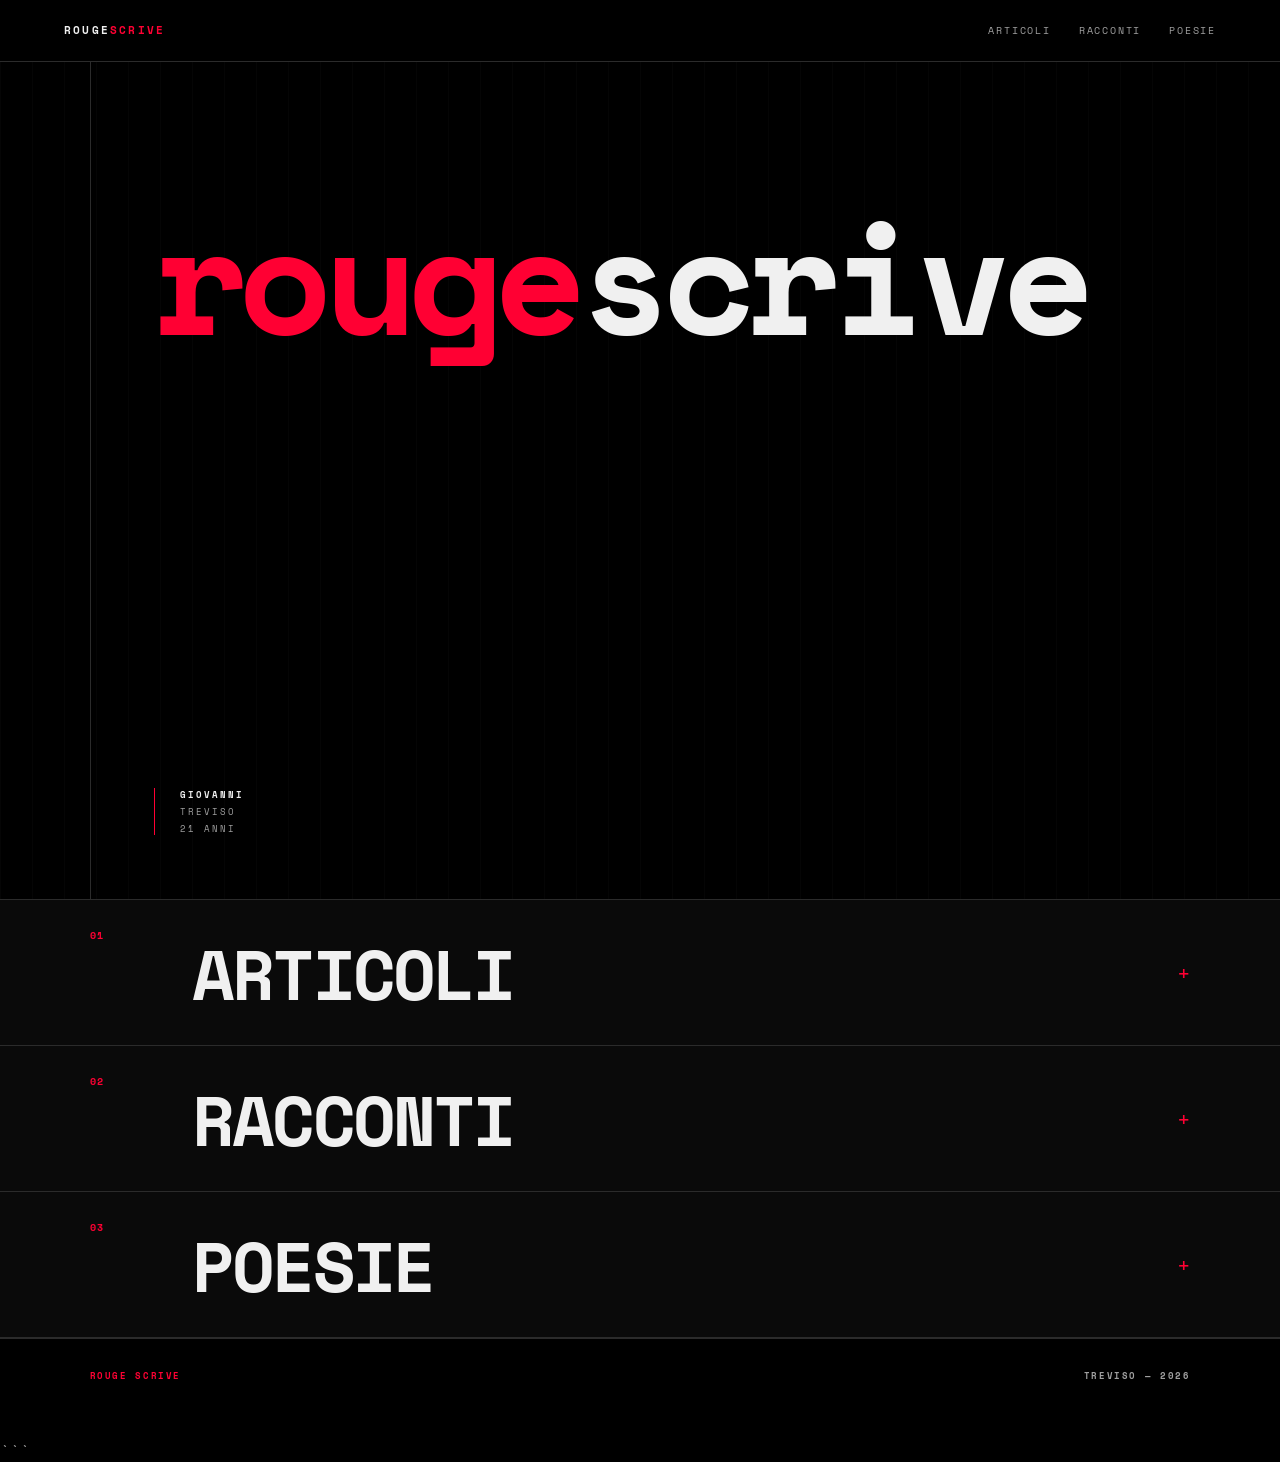
<file: index.html>
<!DOCTYPE html>
<html lang="it">
<head>
    <meta charset="UTF-8">
    <meta name="viewport" content="width=device-width, initial-scale=1.0">
    <title>rouge scrive</title>
    <link rel="stylesheet" href="style.css">
</head>

<body>

<header>
    <a class="site-name" href="#">
        rouge <span>scrive</span>
    </a>

    <nav>
        <a href="#articoli">ARTICOLI</a>
        <a href="#racconti">RACCONTI</a>
        <a href="#poesie">POESIE</a>
    </nav>
</header>


<main>

    <!-- INTRO -->

    <section class="intro">

        <div class="wordmark">
            <span>rouge</span> scrive
        </div>

        <div class="bio">
            <div>Giovanni</div>
            <div>Treviso</div>
            <div>21 anni</div>
        </div>

    </section>


    <!-- ARTICOLI -->

    <section class="category" id="articoli">

        <button
            class="category-title"
            onclick="toggleSection('articles-list')"
        >
            <span>01</span>
            <strong>ARTICOLI</strong>
            <i>+</i>
        </button>

        <div class="works" id="articles-list">

            <button
                class="work-title"
                onclick="openWork('article-1')"
            >
                <span>01</span>
                <strong>La gen-z non si annoia: diagnosi di una crisi generazionale</strong>
                <i>↗</i>
            </button>

        </div>

    </section>


    <!-- RACCONTI -->

    <section class="category" id="racconti">

        <button
            class="category-title"
            onclick="toggleSection('stories-list')"
        >
            <span>02</span>
            <strong>RACCONTI</strong>
            <i>+</i>
        </button>

        <div class="works" id="stories-list">

            <button
                class="work-title"
                onclick="openWork('story-1')"
            >
                <span>01</span>
                <strong>American Joe</strong>
                <i>↗</i>
            </button>

            <button
                class="work-title"
                onclick="openWork('story-2')"
            >
                <span>02</span>
                <strong>Le figurine</strong>
                <i>↗</i>
            </button>

        </div>

    </section>


    <!-- POESIE -->

    <section class="category" id="poesie">

        <button
            class="category-title"
            onclick="toggleSection('poems-list')"
        >
            <span>03</span>
            <strong>POESIE</strong>
            <i>+</i>
        </button>

        <div class="works" id="poems-list">

            <button
                class="work-title"
                onclick="openWork('poem-1')"
            >
                <span>01</span>
                <strong>Siamo due pescatori…</strong>
                <i>↗</i>
            </button>

            <button
                class="work-title"
                onclick="openWork('poem-2')"
            >
                <span>02</span>
                <strong>Un lampo selvaggio…</strong>
                <i>↗</i>
            </button>

            <button
                class="work-title"
                onclick="openWork('poem-3')"
            >
                <span>03</span>
                <strong>Alba veneziana</strong>
                <i>↗</i>
            </button>

            <button
                class="work-title"
                onclick="openWork('poem-4')"
            >
                <span>04</span>
                <strong>Quello che ti darei…</strong>
                <i>↗</i>
            </button>

        </div>

    </section>


    <!-- ==================================================
         READER
         TUTTI I TESTI SONO QUI.
         QUESTA SEZIONE È NASCOSTA FINCHÉ NON SI CLICCA
         SU UN TITOLO.
         ================================================== -->

    <section class="reader" id="reader">

        <button
            class="close-reader"
            onclick="closeWork()"
        >
            CHIUDI ×
        </button>


        <!-- ARTICOLO -->

        <article id="article-1" class="work-content">

            <div class="content-label">
                ARTICOLO / 01
            </div>

            <h1>
                La gen-z non si annoia: diagnosi di una crisi generazionale
            </h1>

            <div class="body-text">

È inutile girarci intorno, in questo mondo è impossibile vivere senza impegni. Anche quando siamo del tutto liberi, per la forma mentis che abbiamo, tendiamo a desiderare di essere impegnati. Così trionfa chiunque ci voglia tenere occupati; la noia è praticamente azzerata, ma proprio da essa nascono pensiero e fantasia. Noi gen-z, invece, ne siamo terribilmente spaventati, perché non siamo mai stati abituati a gestirla: non è semplice trovarsi con la mente alla deriva e ammaliata dalla voce della coscienza, in quanto ciò costituisce un problema al quale bisogna trovare una soluzione complessa. A questo scopo è necessaria un’iniziativa del tutto personale, mentre la quotidianità ci mette davanti impegni posti da un soggetto terzo ed estraneo e interiorizzati come <em>necessari</em> allo svolgimento della vita. Parlo di lavoro, di università, di sport, chi più ne ha più ne metta; impegni che si riflettono in una vita sociale frenetica, superficiale e condotta al solo scopo di “aver qualcosa da fare”, in pieno accordo con un sistema che <em>impone</em> l’impegno costante. Finalmente usciti dall’oblio di un’adolescenza segnata da un uso sregolato di internet e da un mondo mutevole, stiamo ora iniziando a prendere coscienza di questo difetto strutturale; limarlo, tuttavia, causa molti problemi ad alcuni soggetti più deboli.

In un’età che precede la maturazione e l’ingresso nel mondo degli adulti, molti di noi (soprattutto quelli nati dal 2002 al 2007) sono stati vittime di un’esposizione precoce ai <em>social network</em>. Queste connessioni digitali oggi così tanto discusse e regolate erano ai primi picchi di popolarità, ma ancora abbastanza distanti dalle preoccupazioni della politica e della scienza. Per questo motivo i primi casi di depressione adolescenziale legati all’uso intensivo di social network sono stati provati sulla nostra pelle, così come il calo della soglia dell’attenzione in età scolastica, il dramma dell’incomprensione del testo e la dipendenza da telefono nella <em>teen age</em> sono stati studiati per la prima volta su “cavie” gen-z. Oggi gli adolescenti che si approcciano al mondo di internet sono protetti da regolazioni istituzionali e ricerche scientifiche ma soprattutto i genitori sono consapevoli dei rischi e <em>dovrebbero</em> promuovere un uso controllato del telefono. Noi invece siamo come la sfortunata generazione del boom delle sigarette: quando se ne scoprì la vera natura stavano già tutti lottando contro il cancro.

A queste istanze di natura psicologica se ne sono sommate altre provenienti da un mondo esterno sempre più ostile: il COVID, la guerra Russia-Ucraina (per noi italiani a 600km scarsi dal confine, tra l’altro) e un <em>Middle East</em> instabile che sta mettendo in ginocchio l’economia globale. Come se non bastasse, due certezze che hanno retto il periodo storico antecedente al nostro si stanno indebolendo: il ceto medio e le medie potenze. Sono gli stessi leader di oggi ad affermarlo: al 56° Forum dell’Economia Globale di Davos, il PM canadese Carney è stato accolto da una standing ovation dopo un’orazione imperniata sull’importanza della salvaguardia delle medie potenze, senza le quali crollerebbe una struttura solida e collaudata—a nostro svantaggio. Inoltre la classe media, pilastro della società contemporanea, si sta svuotando. C’è chi sale, circa un terzo del totale, c’è chi scende, tutti gli altri. Il ceto che dal dopoguerra in poi offriva le possibilità per costruirsi un futuro tranquillo e un determinato <em>status</em> sociale sta crollando. Contro una tale insicurezza geopolitica ed economico-sociale, che difese ha la generazione più sovra-esposta della storia recente?

Ad ogni modo, l’esposizione precoce ai social e una situazione geopolitico-economica ostile giocano un ruolo nel nostro maturo riconoscimento della frenesia imposta da un ordine generale ormai obsoleto. Ai danni causati da una vita lavorativa, scolastica, sportiva e sociale superficiale alcuni gen-z trovano rimedi drastici: ecco la generazione chiusa in sé stessa, gli <em>hikikomori</em>, le vittime di depressione in età giovanile. Stiamo reagendo a un morbo per il quale non abbiamo anticorpi; costruirsi quelli sbagliati può essere fatale.

Questo mondo può anche fare a meno di noi, generazione debole e vulnerabile, e per uscirne dobbiamo imparare a convivere con la noia, la quale ci potrebbe regalare due armi importanti: un pensiero critico potenzialmente fuori dal normale (grazie ad alte percentuali di scolarizzazione rispetto alle generazioni precedenti) e una fantasia tutta da scoprire. Fino ad oggi queste risorse sono state negate da una struttura finalizzata esclusivamente a una produttività costante e che non lascia spazio alle pause. Tale sistema ci riempie di impegni a tal punto da abituarci ad essi e vedere la noia come un nemico: iniziamo dunque a sviluppare gli anticorpi giusti, iniziamo a far parlare questa generazione muta, iniziamo ad annoiarci.

Per la cronaca, trovare la concentrazione giusta per scrivere un testo del genere è stata un’impresa titanica. No, così, per dire. Sono anch’io vittima di ciò che descrivo.

            </div>

        </article>


        <!-- AMERICAN JOE -->

        <article id="story-1" class="work-content">

            <div class="content-label">
                RACCONTO / 01
            </div>

            <h1>American Joe</h1>

            <div class="body-text">

In mezzo a quegli studenti intonsi, pieni di vita e di speranze, sembrava un decrepito cane invalido imbattutosi in una cucciolata. Essendo figlio dei suoi tempi non poteva mai fare a meno di attaccare briga con lo sventurato che si sedeva vicino a lui; tra una sferragliata e una sbuffata del tram si sentiva il suo accento inconfondibilmente americano blaterare le solite panzane.

Non capitava spesso che qualcuno gli rispondesse, anzi, la maggior parte dei pendolari ormai conosceva l’elemento e stava direttamente in piedi. Così si perdevano nell’aria i soliti “in quei villaggi le ragazze venivano da te, dico sul serio, ti saltavano addosso” e “se ti ascolti quella porcheria è perché non conosci l’impatto dei Doors”. Cosa ci facesse a Lisbona un veterano del Vietnam, nato e cresciuto in un ranch californiano, non lo sapeva nemmeno il destino in persona.

I turisti sembravano non crederci, tanto che molte volte distoglievano l’attenzione da qualunque cosa stessero facendo per assicurarsi che un senzatetto lisbonese avesse un accento così yankee. Evidentemente quel martedì il ragazzo che si sedette vicino a lui era di ottimo umore e gli diede la soddisfazione di un “non mi dire” e di un “davvero”. Non l’avesse mai fatto.

Il vecchio iniziò a sciorinare un vortice di sciocchezze, importunando la vittima a tal punto che la costrinse a scendere due fermate prima. Il vecchio non aveva un nome, a detta sua se l’era scordato. Alcuni studenti, dunque, lo avevano ribattezzato “American Joe”. La cosa curiosa a proposito del vecchio è che nessuno l’avesse mai visto per le strade di Lisbona, neanche nei quartieri più malfamati, neanche dove solitamente si rifugiano i senzatetto.

Pareva che vivesse solo all’interno del tram: nessuno l’aveva mai visto salire, nessuno l’aveva mai visto scendere. Credere ai fantasmi è per i bambini e per i sognatori, ma va anche detto che ogni giorno occupava il medesimo posto, il che era quantomeno insolito. Raccontare le proprie vecchie storie a chi non interessa è una caratteristica precipua degli anziani, un dovere cui non possono proprio sottrarsi, ma è anche un modo per sentirsi meno soli, e American Joe era inequivocabilmente solo.

Per questo, provando dopo tanto tempo quell’irrefrenabile euforia del giorno di un rincontro speciale, il vecchio scese dal tram con un balzo che non gli apparteneva e si mise a inseguire il ragazzo. Nel momento in cui mise piede fuori dal mezzo, divenne invisibile agli occhi di chi stava dentro: alcuni iniziarono a stropicciarseli, altri a pizzicarsi il volto. Pur claudicante, sembrava aleggiare tra i semafori; si muoveva come un ragazzo nelle foreste vietnamite.

Rispolverando gli istinti da cowboy, avvolse la vittima nel lazo ad un incrocio.
— Che fai, scappi da un vecchio?
Il ragazzo si girò lentamente, come di fronte al proprio boia, e le parole gli si strozzarono in gola.
— Oh, ragazzo. Dovresti sapere che un fantasma non ti può fare del male.
— L… lo so, ma è legittimo preoccuparsi se un senzatetto ti ha inseguito e, nonostante gli anni sulle gambe, ti ha preso. Dovresti quantomeno cambiare approccio.
American Joe si grattò la testa e pensò ad una risposta.

Non aveva riflettuto sul come attaccare una conversazione, l’istinto gli aveva tolto il tempo. Infatti non aveva preso in considerazione il fatto che il ragazzo potesse essere genuinamente spaventato.
— Senti, giovanotto, se vuoi un caffè offerto fai strada verso un bar. Altrimenti, vai dove diavolo devi andare.
Il ragazzo guardò l’orologio e cacciò uno sbadiglio volutamente pronunciato.

Puntò il mento verso un locale sgualcito dall’altra parte della strada e s’incamminò, urtando la spalla del vecchio mentre lo superava. American Joe si mise sulle sue tracce. Era riuscito a riportare la vacca alla stalla. Dalle sedioline del patio si vedevano le onde arrivare docili a riva. Nessuno dei due aveva il coraggio di rompere il silenzio, ma era evidente che tra i due era il vecchio a dover esordire. Questo lo sapevano entrambi.

— Era la prima volta che prendevi il 15E?
— No, perché?
— Di solito chi lo prende mi conosce e mi evita.
— Ma io la conosco e la evito sempre, American Joe. Non so perché oggi io mi sia seduto vicino a lei.
— Sarai stato di buonumore.
— Tutt’altro, signore. Si vede che lei è un militare, nel profondo. Non ha l’elasticità di vedere un sentimento più complesso del buono e del cattivo umore.

— Ti sembro per caso un vocabolario?
— Quello che intendo dire è che non tutto si riduce a uno stato d’animo elementare. A dir la verità, non tutto ha un motivo ben preciso. O meglio, magari il motivo preciso ci sarà pure, ma non sempre siamo in grado di coglierlo subito. Talvolta richiede riflessione. Lei nella vita ha solo eseguito ordini. Non per offenderla, ma questo suo modo di pensare va bene per il suo mondo. Non può pretendere che vada bene anche nel mio.
— Non l’ho mai preteso.

— L’ha fatto intendere. Lei era convinto che tutto ciò è successo perché io sono di buonumore. Sbaglio?
Arrivarono i caffè e i due sorseggiarono in silenzio la loro bevanda. Una volta finita, i loro sguardi si incrociarono come fossero duellanti fuori da un saloon. Solo dopo qualche minuto il vecchio riprese a parlare.
— Di solito scendo al capolinea dell’ultima corsa. Nessuno scende mai con me, sono sempre l’ultimo. Nessuno mi vede mai scendere.

Attendo che l’autista sistemi tutte le sue cose e scendo dopo di lui. In virtù del nostro scambio di battute serale mi lascia entrare con lui al mattino, e così nessuno mi vede mai salire.
— Mi sta facendo crollare la leggenda di American Joe.
— La leggenda di American Joe è crollata oggi, figliolo, quando ti sei seduto vicino a me. Vedi, io sono esattamente quello che la gente crede che io sia.
— Pensano tutti che lei sia un fantasma.
— Lo sono.

— Non sono un romantico… vada dritto al punto, se proprio ci tiene a raccontarmi qualcosa.
Gli occhi del vecchio iniziarono a gocciolare piano, come un rubinetto guasto. Il ragazzo non se lo aspettava e si sentì subito in colpa.
— Scusi.
— Non ti devi scusare, giovanotto. Non hai detto nulla di sbagliato. Perché non mi dici un po’ il tuo nome? Voglio sapere a chi sto parlando.
— Mi chiamo Jorge, signore.
— Bene, Jorge. Vedi, una volta io ero il tenente Cliff Harlow.

Ora sono un clochard e, come se non bastasse, la caricatura di un fantasma americano che infesta la linea 15E del tram di Lisbona. Sono una mascotte, ragazzo. Agli occhi della gente non sono nulla più di questo. Forse anche agli occhi tuoi, per lungo tempo. Sai quant’è che un pendolare non mi rivolgeva la parola? Tre anni. Tre anni, Jorge.
— Ha inseguito anche lui?
Il vecchio non potè fare a meno di fare una smorfia divertita.
— Sei simpatico, Jorge.

No, non l’ho inseguito, dal momento che mi ha insultato e basta. A detta sua ho “guardato in modo strano” la sua ragazza. Diamine, sono strabico. Non ci posso fare nulla. Cristo, non sopporto chi se la prende con i vermi per sentirsi forte.
— Nemmeno io, signor Harlow.
— Ti sei preso la briga di impararti il mio nome.
— È basilare cortesia.
— Ti stupiresti, caro. Ad ogni modo, evito di far trapelare il mio nome. Sei il primo a cui lo dico, qui a Lisbona. Mi ricorda chi ero.

Mi associa una dignità che non ho, Jorge.
— Se magari smettesse di raccontare sempre le stesse storielle oscene ed iniziasse ad umanizzarsi la gente capirebbe meglio chi è American Joe, non crede?
— No, Jorge. Ho perso questa gara in partenza. Ovunque io vada, sono il clochard americano che infesta i mezzi pubblici. Giro l’Europa da non so quanti anni, so come funziona. Tanto vale importunare chi mi ha tolto la dignità. Sono un fantasma per loro, per loro non esisterà mai Cliff Harlow.

Io vivo solo in quanto attrazione di quel tram. Inizi a capire perché ti ho inseguito? Ho finalmente visto una speranza, Jorge. Ho finalmente realizzato di poter essere il tenente Cliff Harlow per l’ultima volta. Temevo che questo momento non sarebbe mai arrivato.
Cliff si alzò lentamente, come si alza un vecchio, e si avviò verso il bancone per pagare. Jorge rimase seduto, ancora scosso dall’ultima mezz’ora.

Dopo cinque minuti pieni il vecchio non era ancora uscito, per cui il ragazzo entrò chiedendo di lui. La vecchia proprietaria non rispose, ma indicò semplicemente il ponte. Jorge si lanciò a perdifiato verso la strada, ma il traffico gli impediva di raggiungere il vecchio tenente. Una volta attraversati i mille semafori, il ragazzo ebbe solo il tempo per gridare “Cliff”.

            </div>

        </article>


        <!-- LE FIGURINE -->

        <article id="story-2" class="work-content">

            <div class="content-label">
                RACCONTO / 02
            </div>

            <h1>Le figurine</h1>

            <div class="body-text">

Mattia vendeva gli album di figurine fuori dalle scuole elementari perché il sorriso dei bambini, diceva, era il più ricco degli stipendi. Si vestiva bene e si curava decentemente ma era evidente che lo faceva per costume e non perché ci tenesse, un po’ come quando il figlio ateo della famiglia torna a messa e recita a memoria il credo. Spesso andava a vendere alla scuola elementare di Genga, paesello di 100 anime poco distante.

Quel posticino incastrato come un ingranaggio sulla collina aveva un certo nome perché vi nacque un papa di cui Mattia si scordava sempre il nome, nonostante una signora che lo aveva preso in simpatia glielo ricordasse in continuazione e nonostante campeggiasse sull’insegna di ogni singolo negozio. Così d’altronde funziona nei posticini dimenticati da Dio ma famosi per un qualche specifico motivo. La vecchia, dopo che aveva accompagnato la nipote a scuola, invitava spesso Mattia a casa sua per un caffè.

I due si facevano spesso prendere da un vivo chiacchiericcio, che puntualmente si concludeva con questa serie di battute.
— Vivi ancora a Fabriano?
— Certo signora, mica ho vinto la lotteria.
— Ma che fai ancora qui… non c’è niente per uno come te.
— E come no? Ogni giorno posso sentirvi parlare con il vostro accento e ridere senza che nessuno sappia il perché. In più, di notte si vedono le stelle.
— <em>Amore de nonna</em>, serviva venire qua? A Treviso non scendeva mai il buio?

Dopo questa domanda, lui sorrideva gentilmente e se ne andava senza dire nulla. Il copione non è mai cambiato. I suoi possedimenti si sono gradualmente ridotti da un valigione bello pieno ad uno zaino, in cui teneva il completo (sempre miracolosamente pulito) e la biancheria.

Gli sfratti non l’hanno di certo aiutato sotto questo punto di vista, ma a lui bastava ciò che aveva, non gli pesava essere nullatenente; odiava piuttosto quando per un tic si leccava i baffi e sentiva le ruvide macchiette di dentifricio con la punta della lingua. Mattia accettava con entusiasmo i fondi di magazzino che l’azienda produttrice di album gli regalava.

A lui sembrava che lo aiutassero disinteressatamente, ma non sapeva di avere tutt’altro che le ultime edizioni tra le mani, come credeva (e come gli facevano credere). Inizialmente i dipendenti si prendevano gioco della sua ingenuità, nonostante lui si fosse addirittura inginocchiato durante il colloquio di lavoro. Dopo qualche tempo alcuni di loro si affezionarono a lui e decisero di rivelargli la verità.

Mattia era la stessa persona che anni addietro aveva creduto ai suoi amici quando gli dissero che per farsi davvero perdonare da un suo conoscente (per avergli inavvertitamente ammaccato l’auto) doveva recarsi da lui a piedi alle tre di notte, a partire da Piazza dei Signori. Alle 3.01 era già in cammino, alle 4 suonò il campanello; il ragazzo resse il gioco e Mattia non seppe mai.

Forse, mentre i colleghi cercavano di spiegarsi, vide anche il sorriso di quel cristiano tirato giù dal letto nel cuore della notte, come fosse uno schermo tra lui e loro. Si presentò un lunedì dalla signora gengarina per un caffè indossando il suo abito. Era appena stato lavato e stirato: ci aveva speso gli ultimi soldi. Il resto lo lasciò alla signora “<em>per sua nipote</em>”. Mentre la vecchia preparava il caffè in cucina, Mattia rubò tutti gli oppiacei che trovò nel cassetto delle medicine.

Non si celebrò il funerale; il corpo fu cremato a spese della vecchia e disperso nella gola di Frasassi.

            </div>

        </article>


        <!-- POESIA 01 -->

        <article id="poem-1" class="work-content">

            <div class="content-label">
                POESIA / 01
            </div>

            <h1>Siamo due pescatori…</h1>

            <div class="poem">

Siamo due pescatori
Di fronte all’oceano
Non piglieremo pesci
Ma scruteremo l’orizzonte
In silenzio
Ad ascoltare le onde
Ad annusare la schiuma

Siamo due pescatori
Su un terrazzo dipinto
Di una casa di piastrelle
Le abbiamo incollate noi
Una ad una
L’oceano le mangia
Le scolorisce

Siamo due pescatori
In una novella
Nei vortici del mercato
Sgolandoci all’alba
Bevendo caffè
-svegli da ore-
Ormai freddo, annacquato
Non c’interessa

Siamo due pescatori
Se a Palacio da Pena cerchiamo la costa
Se respirando con gli alberi
Siamo appagati
Pur scorticati dal tempo
Pur levigati dagli anni
Piegati dal vento
Abbassiamo soltanto la nuca
Mai penseremo a spezzarci:
Solo nell’altro
Sappiamo il custode
Del nostro destino.

            </div>

        </article>


        <!-- POESIA 02 -->

        <article id="poem-2" class="work-content">

            <div class="content-label">
                POESIA / 02
            </div>

            <h1>Un lampo selvaggio…</h1>

            <div class="poem">

Un lampo selvaggio
Le pupille blu di corrente
Ogni volta che le giravi
Una raffica mi avvolgeva

Linee brune
Sabbiose, finissime
Vitali come un’onda
Che nell’oceano nuota al contrario
                
Ora sei sangue
Intriso con il fumo
L’ultima boccata
Prima di rientrare

            </div>

        </article>


        <!-- POESIA 03 -->

        <article id="poem-3" class="work-content">

            <div class="content-label">
                POESIA / 03
            </div>

            <h1>Alba veneziana</h1>

            <div class="poem">

Che groviglio questa trama ossuta!
Un mormorio vernacolare si leva,
si stagliano venti
sconquassano i soliti attori
scalfiscono volti stuccati.

L’epicentro di una tenue tempesta
è una pupilla scapestrata
che tesse, tesse infinite case,
case di morbidi ragnolini
candidi tutti di zucchero.

Basterà un soffio,
una brezza a spazzare via tutto.

            </div>

        </article>


        <!-- POESIA 04 -->

        <article id="poem-4" class="work-content">

            <div class="content-label">
                POESIA / 04
            </div>

            <h1>Quello che ti darei…</h1>

            <div class="poem">

Quello che ti darei
una flebile voce
che canta lontana
soffia quest’anima mia
nella tua.
Uno scrigno dorato
che luccica:
sei te,
una calda giornata
di primavera:
rinascita.

            </div>

        </article>

    </section>

</main>


<footer>
    <span>ROUGE SCRIVE</span>
    <span>TREVISO — 2026</span>
</footer>


<script>

function toggleSection(id) {

    const element = document.getElementById(id);

    element.classList.toggle("open");

}


function openWork(id) {

    const reader = document.getElementById("reader");

    document.querySelectorAll(".work-content").forEach(function(work) {
        work.classList.remove("active");
    });

    const selected = document.getElementById(id);

    if (!selected) return;

    selected.classList.add("active");

    reader.classList.add("open");

    document.body.style.overflow = "hidden";

}


function closeWork() {

    const reader = document.getElementById("reader");

    reader.classList.remove("open");

    document.querySelectorAll(".work-content").forEach(function(work) {
        work.classList.remove("active");
    });

    document.body.style.overflow = "";

}

</script>

</body>
</html>
```
</file>
<file: style.css>
@import url('https://fonts.googleapis.com/css2?family=Space+Mono:ital,wght@0,400;0,700;1,400&display=swap');

/* ==========================================================================
   SENTIENT MASS / MONUMENTAL DARK SCI-FI THEME
   ========================================================================== */

:root {
    --black-void: #000000;
    --dark-surface: #0a0a0a;
    --structure-gray: #181818;
    --border-line: #2b2b2b;
    --text-silver: #a0a0a0;
    --text-white: #f0f0f0;
    --red-core: #ff0033;
    --red-dim: #8b001a;
}

* {
    box-sizing: border-box;
}

html {
    scroll-behavior: smooth;
    background-color: var(--black-void);
}

body {
    margin: 0;
    background: var(--black-void);
    color: var(--text-silver);
    font-family: 'Space Mono', monospace, sans-serif;
    font-weight: 400;
    -webkit-font-smoothing: antialiased;
}

button,
a {
    font-family: inherit;
}

/* =========================
   HEADER (FIX FONT E SFASAMENTO)
========================= */

header {
    height: 62px;
    padding: 0 5vw;

    display: flex;
    align-items: center;
    justify-content: space-between;

    border-bottom: 1px solid var(--border-line);

    position: sticky;
    top: 0;
    z-index: 50;

    background: rgba(0, 0, 0, 0.95);
    backdrop-filter: blur(8px);
}

.site-name {
    color: var(--text-white);
    text-decoration: none;

    font-family: 'Space Mono', monospace, sans-serif;
    font-size: 11px;
    font-weight: 700;
    line-height: 1;
    letter-spacing: .2em;
    text-transform: uppercase;
    display: inline-flex;
    align-items: center;
}

.site-name span {
    color: var(--red-core);
    font-family: inherit;
    font-size: inherit;
    font-weight: inherit;
    font-style: normal;
}

nav {
    display: flex;
    align-items: center;
    gap: 28px;
    height: 100%;
}

nav a {
    color: var(--text-silver);
    text-decoration: none;

    font-size: 10px;
    font-weight: 400;
    letter-spacing: .18em;
    text-transform: uppercase;
    transition: color 0.15s ease;
}

nav a:hover {
    color: var(--red-core);
}

/* =========================
   INTRO
========================= */

.intro {
    min-height: calc(100vh - 62px);

    padding: 7vw 7vw 5vw;

    display: flex;
    flex-direction: column;
    justify-content: space-between;

    border-bottom: 1px solid var(--border-line);

    position: relative;
    background: var(--black-void);
    
    background-image: linear-gradient(90deg, rgba(255, 255, 255, 0.02) 1px, transparent 1px);
    background-size: 32px 100%;
}

.intro::before {
    content: "";

    position: absolute;
    left: 7vw;
    top: 0;

    width: 1px;
    height: 100%;

    background: var(--border-line);
}

/* WORDMARK "ROUGESCRIVE" TUTTO ATTACCATO */

.wordmark {
    margin-left: 5vw;
    margin-top: 5vw;

    font-size: clamp(60px, 12vw, 160px);
    line-height: .8;

    font-weight: 700;
    letter-spacing: -.06em;
    text-transform: lowercase;

    color: var(--text-white);
    display: flex;
    flex-wrap: nowrap;
}

.wordmark span {
    color: var(--red-core);
    margin: 0;
    padding: 0;
}

/* BIO */

.bio {
    margin-left: 5vw;
    padding-left: 2vw;

    border-left: 1px solid var(--red-core);

    display: flex;
    flex-direction: column;
    gap: 4px;

    font-size: 9px;
    line-height: 1.45;

    letter-spacing: .22em;
    text-transform: uppercase;

    color: var(--text-silver);
}

.bio div:first-child {
    color: var(--text-white);
    font-weight: 700;
}

/* =========================
   CATEGORIE
========================= */

.category {
    border-bottom: 1px solid var(--border-line);
}

.category-title {
    width: 100%;
    min-height: 145px;

    padding: 0 7vw;

    display: grid;
    grid-template-columns: 8vw 1fr 4vw;
    align-items: center;

    border: 0;
    background: var(--dark-surface);

    color: var(--text-white);

    cursor: pointer;
    text-align: left;
    transition: background 0.2s ease;
}

.category-title span {
    align-self: start;
    padding-top: 28px;

    color: var(--red-core);

    font-size: 10px;
    font-weight: 700;
    letter-spacing: .15em;
}

.category-title strong {
    font-size: clamp(34px, 5.5vw, 76px);
    font-weight: 700;

    letter-spacing: -.04em;
    text-transform: uppercase;
}

.category-title i {
    justify-self: end;

    color: var(--red-core);

    font-size: 22px;
    font-style: normal;
    font-weight: 400;
}

.category-title:hover {
    background: var(--structure-gray);
}

/* =========================
   TITOLI
========================= */

.works {
    display: none;

    margin: 0 7vw;

    border-top: 1px solid var(--border-line);
    background: var(--black-void);
}

.works.open {
    display: block;
}

.work-title {
    width: 100%;
    min-height: 82px;

    padding: 0 2vw;

    display: grid;
    grid-template-columns: 65px 1fr 30px;
    align-items: center;

    border: 0;
    border-bottom: 1px solid var(--border-line);

    background: #050505;

    color: var(--text-silver);

    cursor: pointer;
    text-align: left;
    transition: all 0.15s ease;
}

.work-title span {
    color: var(--red-dim);

    font-size: 9px;
    font-weight: 700;
    letter-spacing: .12em;
}

.work-title strong {
    font-size: 17px;
    line-height: 1.25;

    font-weight: 400;
    letter-spacing: .02em;
    color: var(--text-white);
}

.work-title i {
    justify-self: end;

    color: var(--red-dim);

    font-size: 14px;
    font-style: normal;
}

.work-title:hover {
    background: var(--dark-surface);
    border-left: 2px solid var(--red-core);
}

.work-title:hover strong {
    color: var(--text-white);
}

.work-title:hover span,
.work-title:hover i {
    color: var(--red-core);
}

/* =========================
   LETTORE SOVRAPPOSTO
========================= */

.reader {
    display: none;

    position: fixed;
    inset: 0;

    z-index: 100;

    overflow-y: auto;

    padding: 70px 9vw 100px;

    background: var(--black-void);

    border-top: 1px solid var(--red-core);
}

.reader.open {
    display: block;
}

.close-reader {
    position: fixed;
    top: 20px;
    right: 6vw;

    border: 1px solid var(--border-line);
    padding: 8px 16px;
    background: var(--black-void);

    color: var(--red-core);

    cursor: pointer;

    font-size: 9px;
    font-weight: 700;
    letter-spacing: .2em;
    text-transform: uppercase;
    transition: all 0.2s ease;
}

.close-reader:hover {
    background: var(--red-core);
    color: var(--black-void);
    border-color: var(--red-core);
}

.work-content {
    display: none;

    width: min(800px, 100%);

    margin: 0 auto;
}

.work-content.active {
    display: block;
}

.content-label {
    margin-bottom: 32px;

    color: var(--red-core);

    font-size: 10px;
    font-weight: 700;

    letter-spacing: .25em;
    text-transform: uppercase;
}

.work-content h1 {
    margin: 0 0 65px;

    color: var(--text-white);

    font-size: clamp(32px, 5.5vw, 64px);
    line-height: 1.05;

    font-weight: 700;
    letter-spacing: -.03em;
    border-bottom: 1px solid var(--border-line);
    padding-bottom: 30px;
}

/* =========================
   TESTO E POESIE (CORRETTE SPAZIATURE E NO EVIDENZIATORI)
========================= */

.body-text,
.poem {
    font-family: inherit;
    font-size: 15px;
    line-height: 1.85;
    font-weight: 400;

    /* Mantiene esattamente gli a capo e gli spazi originali del testo e delle poesie */
    white-space: pre-wrap;
    word-wrap: break-word;

    color: var(--text-silver);
}

.body-text p,
.poem p {
    margin: 0 0 1.5em 0;
}

/* Nessun effetto o colore speciale per il tag em */
.body-text em,
.poem em {
    font-style: italic;
    color: inherit;
    background: none;
    padding: 0;
}

/* POESIA */

.poem {
    font-size: 16px;
    line-height: 1.8;
    color: var(--text-white);
}

/* =========================
   FOOTER
========================= */

footer {
    min-height: 100px;

    padding: 30px 7vw;

    display: flex;
    justify-content: space-between;

    font-size: 9px;
    font-weight: 700;

    letter-spacing: .18em;
    text-transform: uppercase;

    color: var(--text-silver);
    background: var(--black-void);
    border-top: 1px solid var(--border-line);
}

footer span:first-child {
    color: var(--red-core);
}

/* =========================
   MOBILE
========================= */

@media (max-width: 700px) {

    header {
        height: 58px;
        padding: 0 6vw;
    }

    nav {
        gap: 16px;
        flex-direction: row;
        align-items: center;
    }

    .intro {
        min-height: calc(100vh - 58px);

        padding: 15vw 7vw 10vw;
    }

    .intro::before {
        left: 7vw;
    }

    .wordmark {
        margin-left: 6vw;
        margin-top: 15vw;

        font-size: clamp(52px, 16vw, 95px);
    }

    .bio {
        margin-left: 6vw;
        padding-left: 4vw;

        font-size: 8px;
    }

    .category-title {
        min-height: 110px;

        padding: 0 7vw;

        grid-template-columns: 40px 1fr 25px;
    }

    .category-title strong {
        font-size: clamp(28px, 8vw, 48px);
    }

    .works {
        margin: 0 7vw;
    }

    .work-title {
        min-height: 75px;

        padding: 12px 3vw;

        grid-template-columns: 45px 1fr 20px;
    }

    .work-title strong {
        font-size: 15px;
    }

    .reader {
        padding: 70px 7vw 80px;
    }

    .close-reader {
        top: 16px;
        right: 6vw;
    }

    .work-content h1 {
        margin-bottom: 45px;

        font-size: clamp(30px, 9vw, 52px);
    }

    .body-text {
        font-size: 14px;
        line-height: 1.75;
    }

    .poem {
        font-size: 15px;
        line-height: 1.7;
    }
}
</file>
